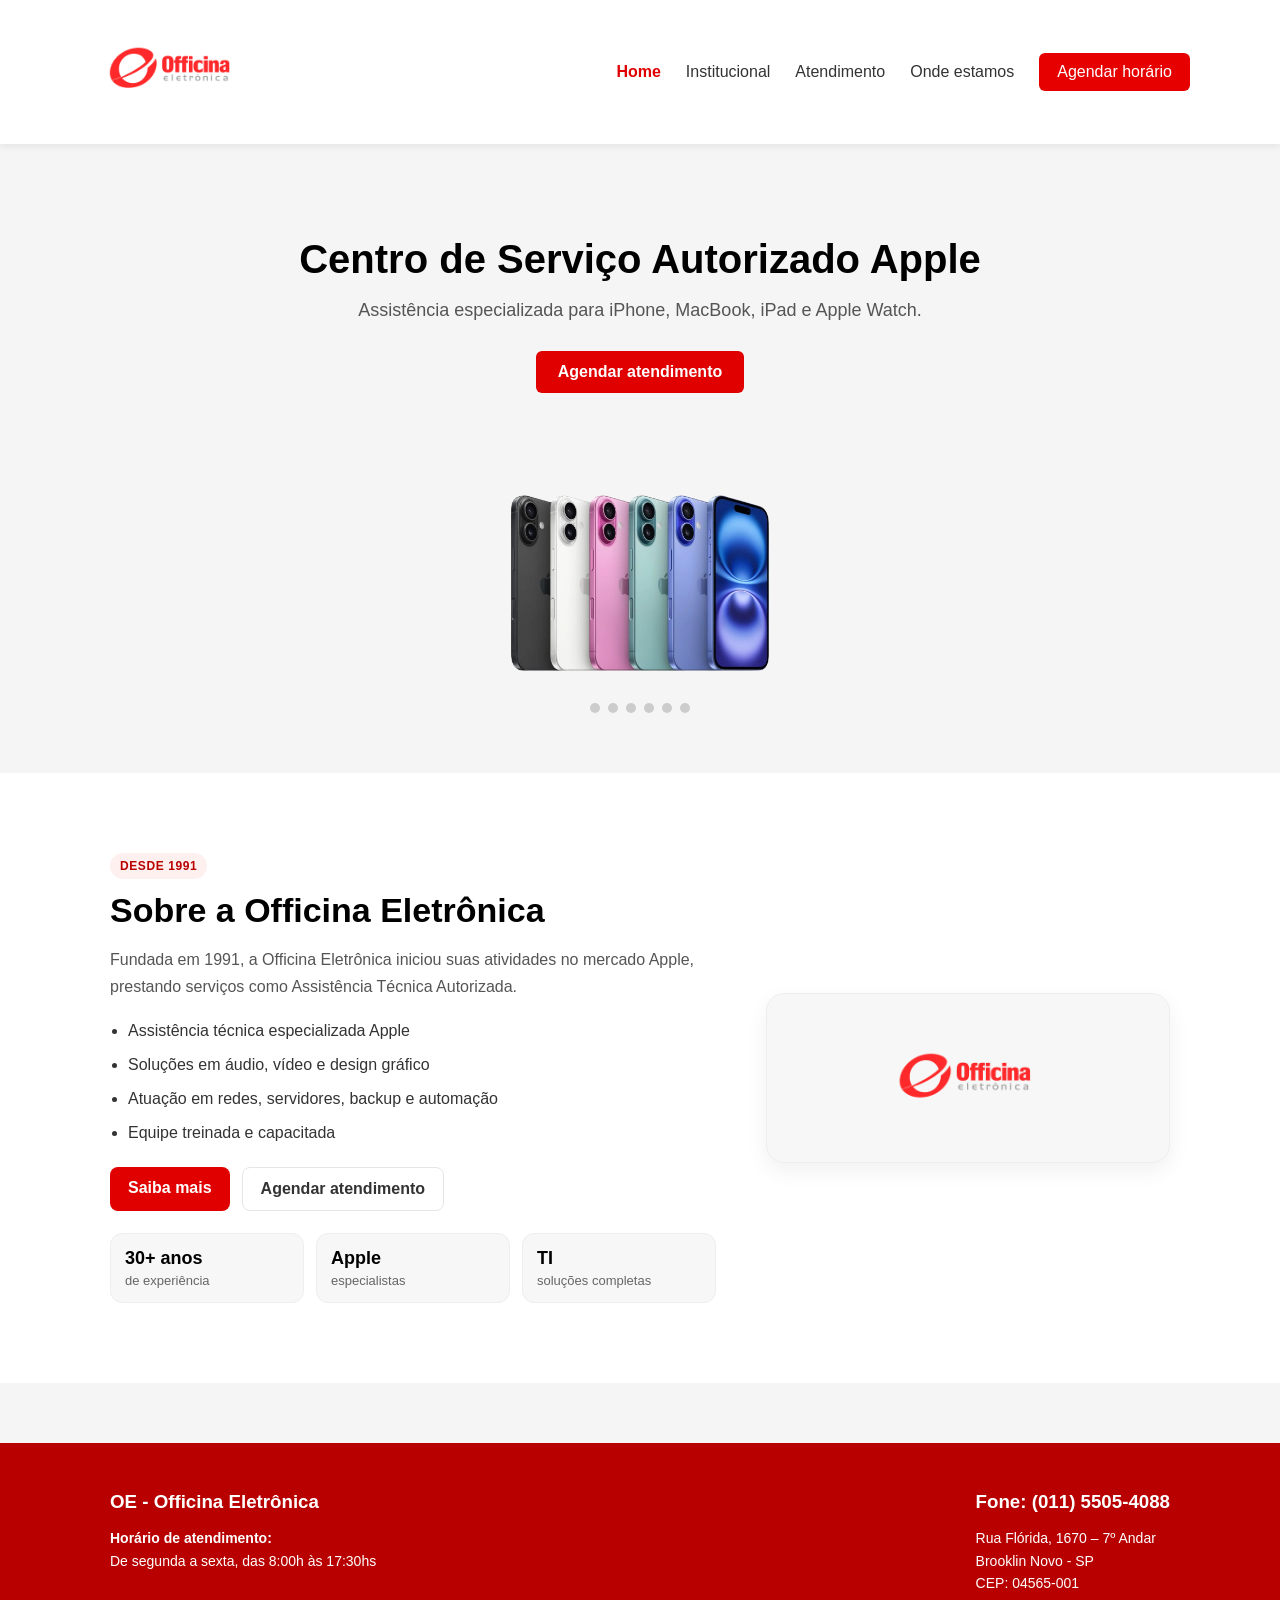
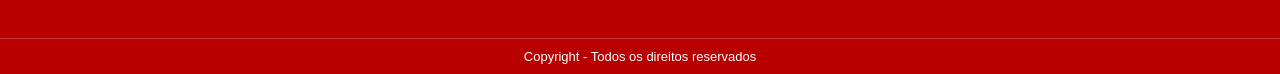
<file: index.html>
<!DOCTYPE html>
<html lang="en">
<head>
    <meta charset="UTF-8">
    <meta name="viewport" content="width=device-width, initial-scale=1.0">
    <title>Oficina Eletronica</title>
    <link rel="stylesheet" href="css/style.css">
    <link href="https://fonts.googleapis.com/css2?family=Poppins:wght@300;400;500;600&display=swap" rel="stylesheet">
    <script src="script/index.js" defer></script>
</head>
<body>

   <header class="header">

    <div class="container header-container">
        <div class="logo">
            <img src="img/logo.png" alt="Officina Eletrônica">
        </div>

        <nav class="nav">

            <a href="index.html" class="ativo">Home</a>
            <a href="institucional.html">Institucional</a>
            <a href="atendimento.html">Atendimento</a>
            <a href="localizacao.html">Onde estamos</a>

            <a href="https://getsupport.apple.com/" target="_blank" class="botao-agendar">Agendar horário</a>

        </nav>
    </div>

</header>

<section class="hero">

<div class="hero-text">

    <h1>Centro de Serviço Autorizado Apple</h1>

    <p>Assistência especializada para iPhone, MacBook, iPad e Apple Watch.</p>

    <a href="#" class="btn-agendar">Agendar atendimento</a>

</div>

<div class="slider">

    <div class="slides">

        <img src="img/Apple-iPhone-16-removebg-preview.png">
        <img src="img/iphone-branco-removebg-preview.png">
        <img src="img/Apple_Watch-removebg-preview.png">
        <img src="img/macbook-neo-color-removebg-preview.png">
        <img src="img/macbook_m1_1-removebg-preview.png">
        <img src="img/tablet-removebg-preview.png">

    </div>

    <div class="slider-nav">
        <span></span>
        <span></span>
        <span></span>
        <span></span>
        <span></span>
        <span></span>
    </div>

</div>

</section>

<section class="sobre">
  <div class="container sobre-grid">

    <div class="sobre-texto">
      <span class="tag">Desde 1991</span>
      <h2>Sobre a Officina Eletrônica</h2>

      <p>
        Fundada em 1991, a Officina Eletrônica iniciou suas atividades no mercado Apple,
        prestando serviços como Assistência Técnica Autorizada.
      </p>

      <ul class="sobre-lista">
        <li>Assistência técnica especializada Apple</li>
        <li>Soluções em áudio, vídeo e design gráfico</li>
        <li>Atuação em redes, servidores, backup e automação</li>
        <li>Equipe treinada e capacitada</li>
      </ul>

      <div class="sobre-acoes">
        <a href="institucional.html" class="btn-primario">Saiba mais</a>
        <a href="#" class="btn-secundario">Agendar atendimento</a>
      </div>

      <div class="sobre-metricas">
        <div class="metrica">
          <strong>30+ anos</strong>
          <span>de experiência</span>
        </div>
        <div class="metrica">
          <strong>Apple</strong>
          <span>especialistas</span>
        </div>
        <div class="metrica">
          <strong>TI</strong>
          <span>soluções completas</span>
        </div>
      </div>
    </div>

    <div class="sobre-card">
      <img src="img/logo.png" alt="Dispositivos Apple">
    </div>

  </div>
</section>

    <footer class="footer">

    <div class="footer-container">

        <div class="footer-left">
            <h3>OE - Officina Eletrônica</h3>

            <p class="horario">
                <strong>Horário de atendimento:</strong><br>
                De segunda a sexta, das 8:00h às 17:30hs
            </p>
        </div>

        <div class="footer-right">

            <h3>Fone: (011) 5505-4088</h3>

            <p>
                Rua Flórida, 1670 – 7º Andar<br>
                Brooklin Novo - SP<br>
                CEP: 04565-001
            </p>

        </div>

    </div>

    <div class="copyright">
        Copyright - Todos os direitos reservados
    </div>

</footer>


</body>
</html>
</file>
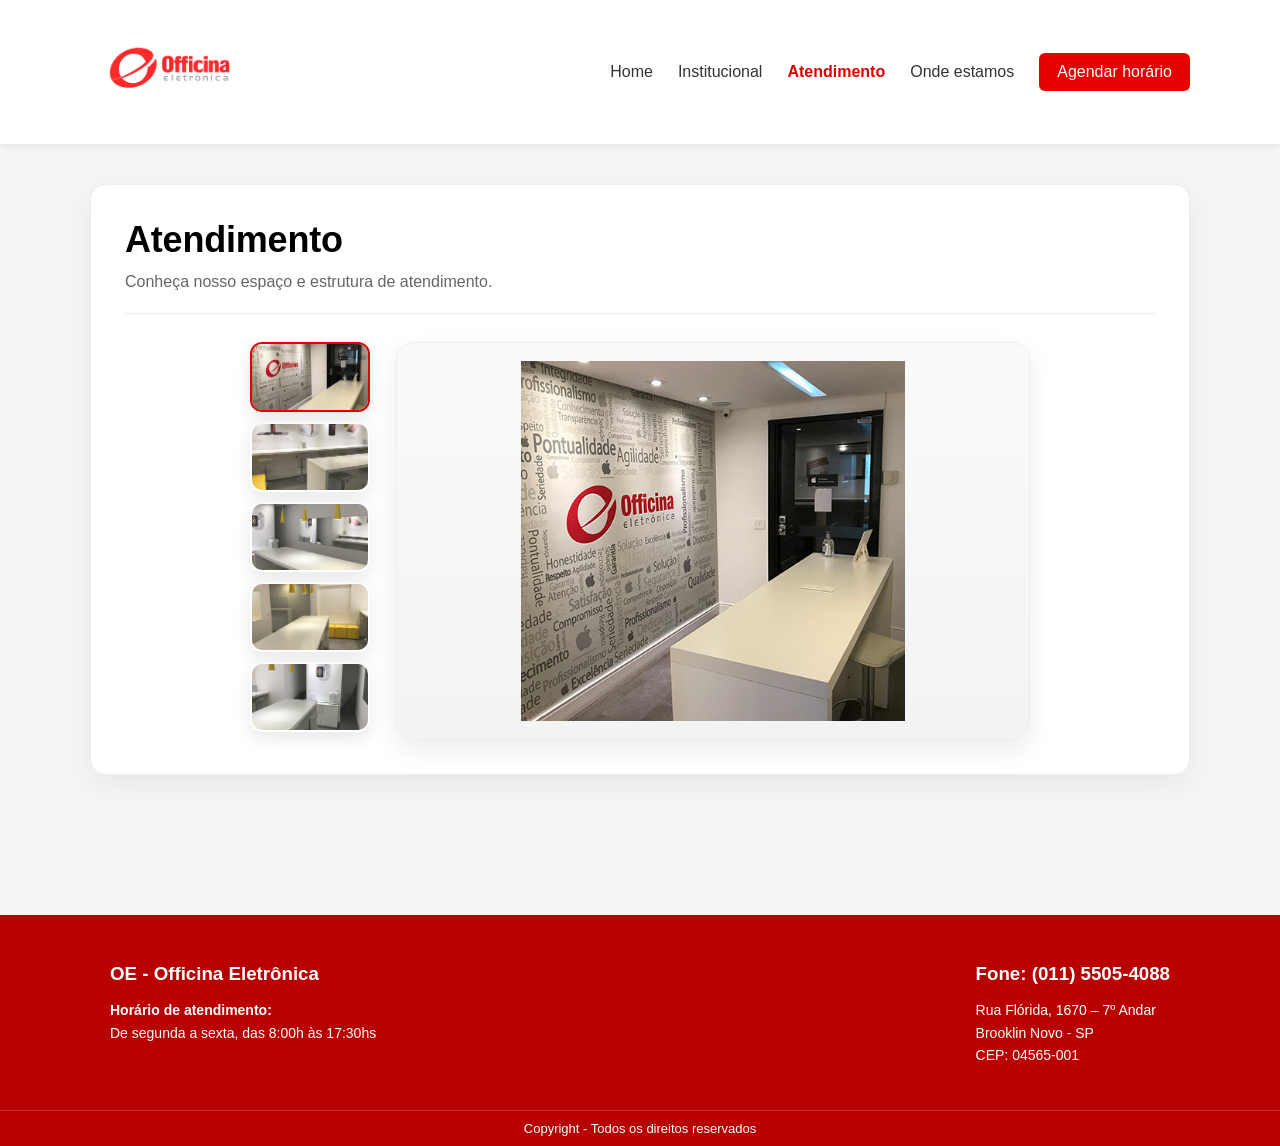
<file: atendimento.html>
<!DOCTYPE html>
<html lang="en">
<head>
    <meta charset="UTF-8">
    <meta name="viewport" content="width=device-width, initial-scale=1.0">
    <title>Atendimento</title>
    <link rel="stylesheet" href="css/style.css">
    <link href="https://fonts.googleapis.com/css2?family=Poppins:wght@300;400;500;600&display=swap" rel="stylesheet">
    <script src="script/atendimento.js" defer></script>
</head>
<body>

<header class="header">

    <div class="container header-container">
        <div class="logo">
            <img src="img/logo.png" alt="Officina Eletrônica">
        </div>

        <nav class="nav">

            <a href="index.html">Home</a>
            <a href="institucional.html">Institucional</a>
            <a href="atendimento.html" class = "ativo">Atendimento</a>
            <a href="localizacao.html">Onde estamos</a>

            <a href="https://getsupport.apple.com/" target="_blank" class="botao-agendar">Agendar horário</a>

        </nav>
    </div>

</header>


<main class="atendimento">

  <section class="atendimento-box">
    <h1>Atendimento</h1>
    <p>Conheça nosso espaço e estrutura de atendimento.</p>

    <div class="galeria">

      <div class="thumbs">
        <img src="img/img-officina.jpg" alt="Loja 1" class="thumb ativo">
        <img src="img/loja2.jpg" alt="Loja 2" class="thumb">
        <img src="img/loja3.jpg" alt="Loja 3" class="thumb">
        <img src="img/loja4.jpg" alt="Loja 4" class="thumb">
        <img src="img/loja5.jpg" alt="Loja 5" class="thumb">
      </div>

      <div class="imagem-principal">
        <img id="imgPrincipal" src="img/img-officina.jpg" alt="Imagem principal">
      </div>

    </div>
  </section>

</main>

<footer class="footer">

    <div class="footer-container">

        <div class="footer-left">
            <h3>OE - Officina Eletrônica</h3>

            <p class="horario">
                <strong>Horário de atendimento:</strong><br>
                De segunda a sexta, das 8:00h às 17:30hs
            </p>
        </div>

        <div class="footer-right">

            <h3>Fone: (011) 5505-4088</h3>

            <p>
                Rua Flórida, 1670 – 7º Andar<br>
                Brooklin Novo - SP<br>
                CEP: 04565-001
            </p>

        </div>

    </div>

    <div class="copyright">
        Copyright - Todos os direitos reservados
    </div>

</footer>

    
</body>
</html>
</file>
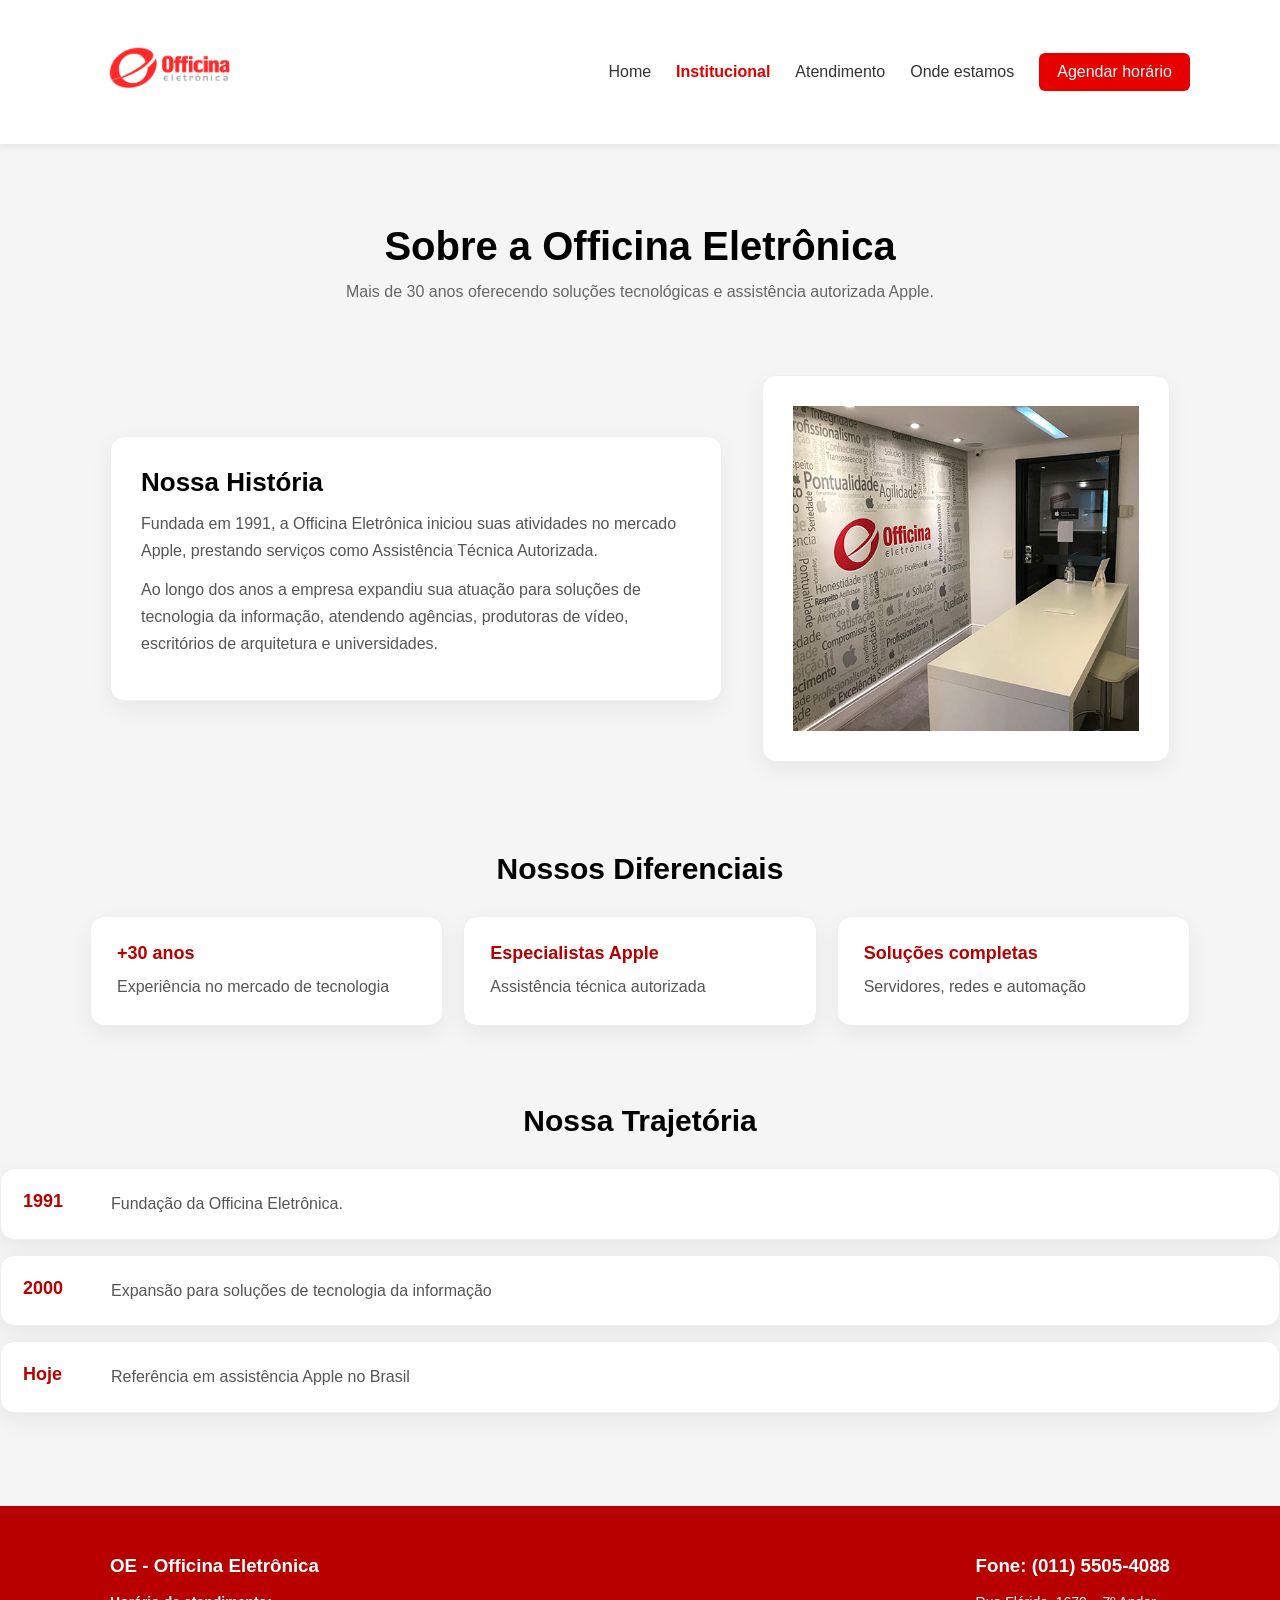
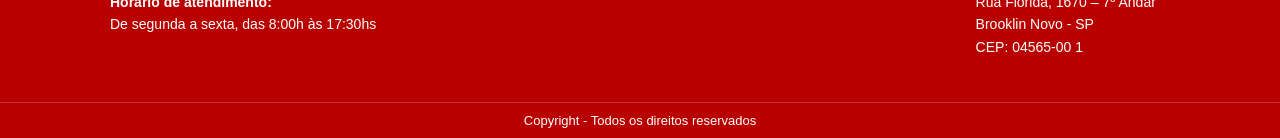
<file: institucional.html>
<!DOCTYPE html>
<html lang="en">
<head>
    <meta charset="UTF-8">
    <meta name="viewport" content="width=device-width, initial-scale=1.0">
    <title>Institucional</title>
    <link rel="stylesheet" href="css/style.css">
    <link href="https://fonts.googleapis.com/css2?family=Poppins:wght@300;400;500;600&display=swap" rel="stylesheet">
</head>
<body>
      <header class="header">

    <div class="container header-container">
        <div class="logo">
            <img src="img/logo.png" alt="Officina Eletrônica">
        </div>

        <nav class="nav">

            <a href="index.html">Home</a>
            <a href="institucional.html" class="ativo">Institucional</a>
            <a href="atendimento.html">Atendimento</a>
            <a href="localizacao.html">Onde estamos</a>

            <a href="https://getsupport.apple.com/" target="_blank" class="botao-agendar">Agendar horário</a>

        </nav>
    </div>

</header>


    <section class="titulo-pagina">

    <h1>Sobre a Officina Eletrônica</h1>
    <p>Mais de 30 anos oferecendo soluções tecnológicas e assistência autorizada Apple.</p>
    
    </section>

    <section class="historia">
        <div class="historia-texto">
            <h2>Nossa História</h2>

            <p>
            Fundada em 1991, a Officina Eletrônica iniciou suas atividades no mercado Apple, prestando serviços como Assistência Técnica Autorizada. 
            </p>

            <p>
            Ao longo dos anos a empresa expandiu sua atuação para soluções de tecnologia da
            informação, atendendo agências, produtoras de vídeo, escritórios de arquitetura e universidades.
            </p>
        </div>

        <div class="historia-img">
            <img src="img/img-officina.jpg" alt="">
        </div>
    </section>

    <section class="diferenciais">

        <h2>Nossos Diferenciais</h2>

        <div class="cards">
            <div class="card">
                <h3>+30 anos</h3>
                <p>Experiência no mercado de tecnologia</p>
            </div>

        <div class="card">
            <h3>Especialistas Apple</h3>
            <p>Assistência técnica autorizada</p>
        </div>    

        <div class="card">
            <h3>Soluções completas</h3>
            <p>Servidores, redes e automação</p>
        </div>

        </div>

    </section>


    <sectio class="timeline">
        <h2>Nossa Trajetória</h2>

        <div class="timeline-item">
            <h3>1991</h3>
            <p>Fundação da Officina Eletrônica.</p>
        </div>

        <div class="timeline-item">
            <h3>2000</h3>
            <p>Expansão para soluções de tecnologia da informação</p>
        </div>

        <div class="timeline-item">
            <h3>Hoje</h3>
            <p>Referência em assistência Apple no Brasil</p>
        </div>

    </sectio>

    
    <footer class="footer">

    <div class="footer-container">

        <div class="footer-left">
            <h3>OE - Officina Eletrônica</h3>

            <p class="horario">
                <strong>Horário de atendimento:</strong><br>
                De segunda a sexta, das 8:00h às 17:30hs
            </p>
        </div>

        <div class="footer-right">

            <h3>Fone: (011) 5505-4088</h3>

            <p>
                Rua Flórida, 1670 – 7º Andar<br>
                Brooklin Novo - SP<br>
                CEP: 04565-00   1
            </p>

        </div>

    </div>

    <div class="copyright">
        Copyright - Todos os direitos reservados
    </div>

</footer>
    

</body>
</html>
</file>
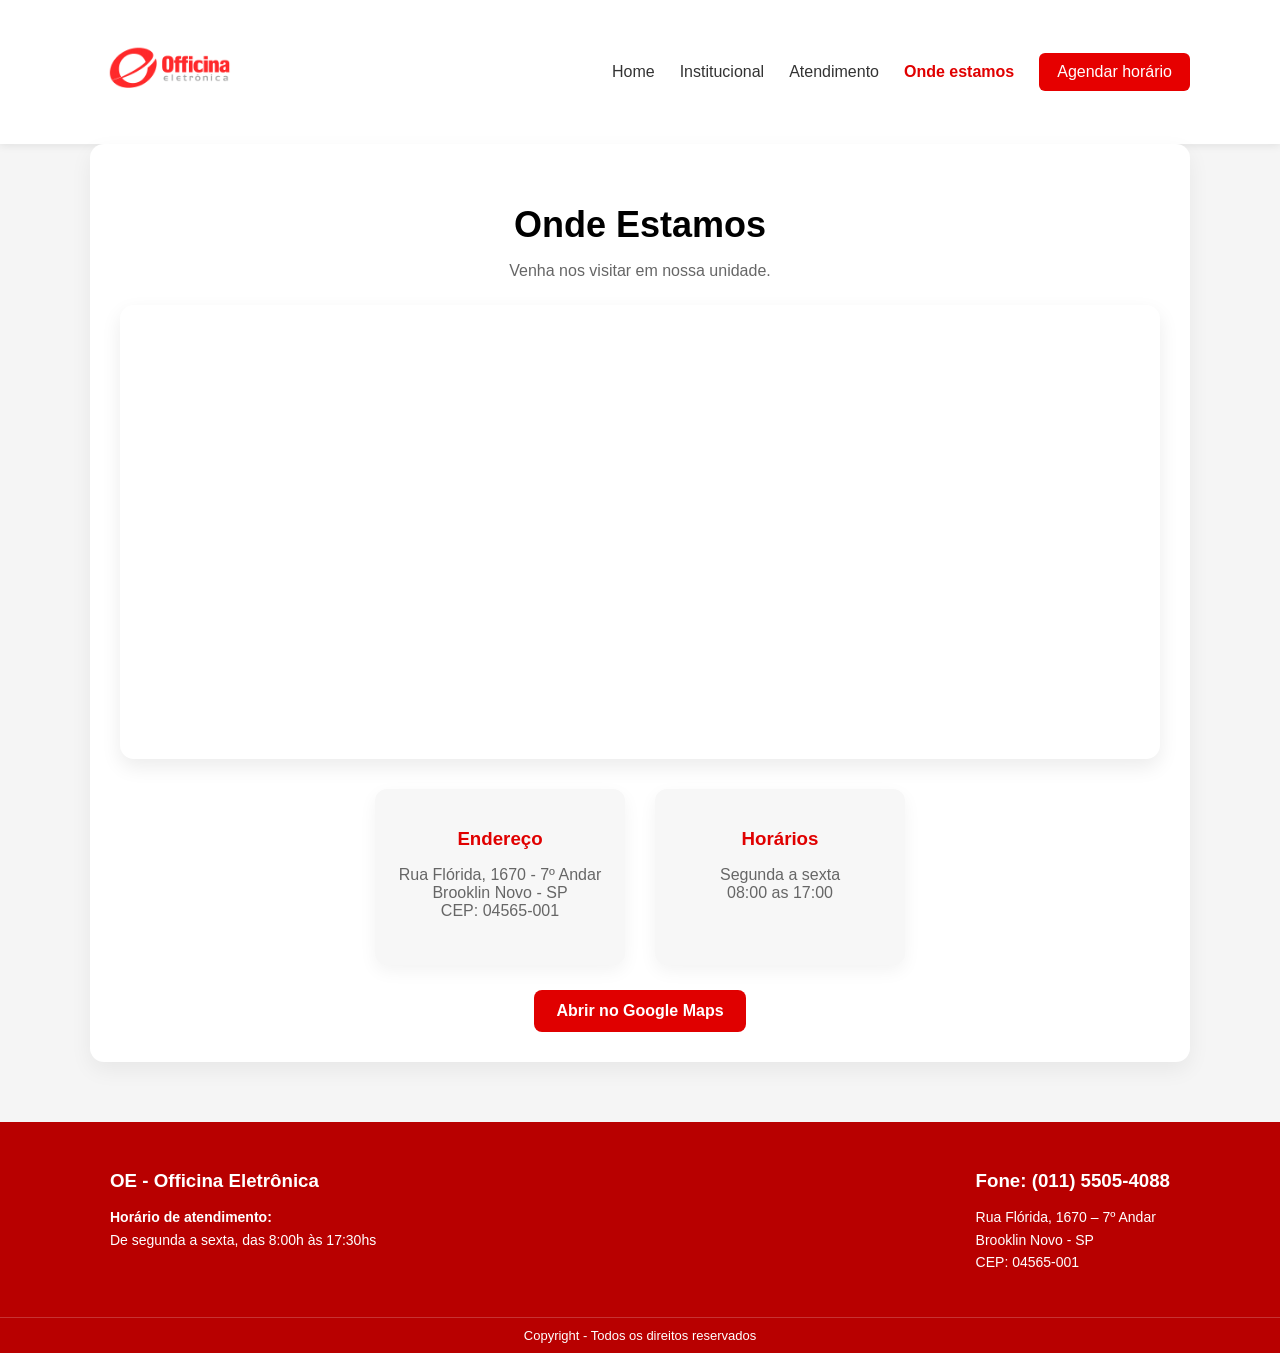
<file: localizacao.html>
<!DOCTYPE html>
<html lang="en">
<head>
    <meta charset="UTF-8">
    <meta name="viewport" content="width=device-width, initial-scale=1.0">
    <title>Onde estamos</title>
    <link rel="stylesheet" href="css/style.css">
</head>
<body>

    <header class="header">

    <div class="container header-container">
        <div class="logo">
            <img src="img/logo.png" alt="Officina Eletrônica">
        </div>

        <nav class="nav">

            <a href="index.html">Home</a>
            <a href="institucional.html">Institucional</a>
            <a href="atendimento.html">Atendimento</a>
            <a href="localização.html" class="ativo">Onde estamos</a>
            <a href="https://getsupport.apple.com/" target="_blank" class="botao-agendar">Agendar horário</a>

        </nav>
    </div>

</header>



<main class = "localização">

    <section class="local-box">

        <h1>Onde Estamos</h1>
        <p>Venha nos visitar em nossa unidade.</p>

        <div class="mapa">
            <iframe src="https://www.google.com/maps?q=Rua%20Fl%C3%B3rida%201670%20Brooklin%20Novo%20SP&output=embed"
                width="600"
                height="450"
                style="border:0;"
                allowfullscreen=""
                loading="lazy">
            </iframe>
        </div>

        <div class="info-local">

            <div class="card-local">
                <h3>Endereço</h3>
                <p>
                    Rua Flórida, 1670 - 7º Andar<br>
                    Brooklin Novo - SP<br>
                    CEP: 04565-001
                </p>

            </div>

            <div class="card-local">
                <h3>Horários</h3>
                <p>
                    Segunda a sexta <br>
                    08:00 as 17:00
                </p>
            </div>

        </div>

        <a href="https://maps.google.com/?q=Rua+Florida+1670+Brooklin+SP" target="_blank" class="btn-mapa" >
            Abrir no Google Maps
        </a>

    </section>
</main>

<footer class="footer">

    <div class="footer-container">

        <div class="footer-left">
            <h3>OE - Officina Eletrônica</h3>

            <p class="horario">
                <strong>Horário de atendimento:</strong><br>
                De segunda a sexta, das 8:00h às 17:30hs
            </p>
        </div>

        <div class="footer-right">

            <h3>Fone: (011) 5505-4088</h3>

            <p>
                Rua Flórida, 1670 – 7º Andar<br>
                Brooklin Novo - SP<br>
                CEP: 04565-001
            </p>

        </div>

    </div>

    <div class="copyright">
        Copyright - Todos os direitos reservados
    </div>

</footer>
    
</body>
</html>
</file>
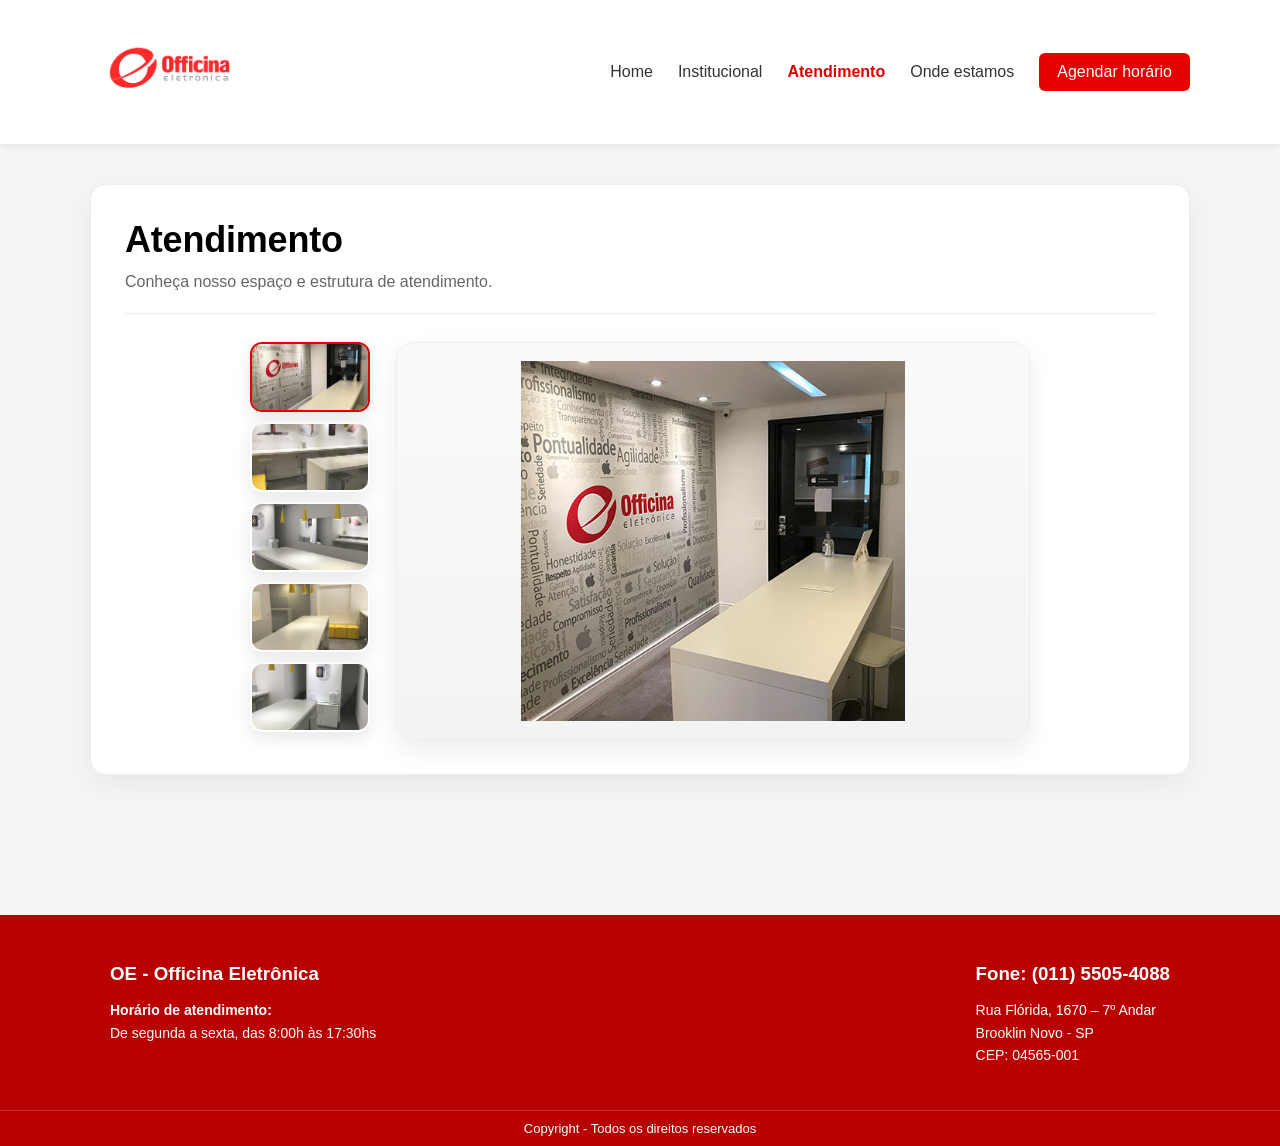
<file: html/atendimento.html>
<!DOCTYPE html>
<html lang="en">
<head>
    <meta charset="UTF-8">
    <meta name="viewport" content="width=device-width, initial-scale=1.0">
    <title>Atendimento</title>
    <link rel="stylesheet" href="/css/style.css">
    <link href="https://fonts.googleapis.com/css2?family=Poppins:wght@300;400;500;600&display=swap" rel="stylesheet">
    <script src="/script/atendimento.js" defer></script>
</head>
<body>

<header class="header">

    <div class="container header-container">
        <div class="logo">
            <img src="/img/logo.png" alt="Officina Eletrônica">
        </div>

        <nav class="nav">

            <a href="index.html">Home</a>
            <a href="institucional.html">Institucional</a>
            <a href="atendimento.html" class = "ativo">Atendimento</a>
            <a href="localização.html">Onde estamos</a>

            <a href="https://getsupport.apple.com/" target="_blank" class="botao-agendar">Agendar horário</a>

        </nav>
    </div>

</header>


<main class="atendimento">

  <section class="atendimento-box">
    <h1>Atendimento</h1>
    <p>Conheça nosso espaço e estrutura de atendimento.</p>

    <div class="galeria">

      <div class="thumbs">
        <img src="/img/img-officina.jpg" alt="Loja 1" class="thumb ativo">
        <img src="/img/loja2.jpg" alt="Loja 2" class="thumb">
        <img src="/img/loja3.jpg" alt="Loja 3" class="thumb">
        <img src="/img/loja4.jpg" alt="Loja 4" class="thumb">
        <img src="/img/loja5.jpg" alt="Loja 5" class="thumb">
      </div>

      <div class="imagem-principal">
        <img id="imgPrincipal" src="/img/img-officina.jpg" alt="Imagem principal">
      </div>

    </div>
  </section>

</main>

<footer class="footer">

    <div class="footer-container">

        <div class="footer-left">
            <h3>OE - Officina Eletrônica</h3>

            <p class="horario">
                <strong>Horário de atendimento:</strong><br>
                De segunda a sexta, das 8:00h às 17:30hs
            </p>
        </div>

        <div class="footer-right">

            <h3>Fone: (011) 5505-4088</h3>

            <p>
                Rua Flórida, 1670 – 7º Andar<br>
                Brooklin Novo - SP<br>
                CEP: 04565-001
            </p>

        </div>

    </div>

    <div class="copyright">
        Copyright - Todos os direitos reservados
    </div>

</footer>

    
</body>
</html>
</file>
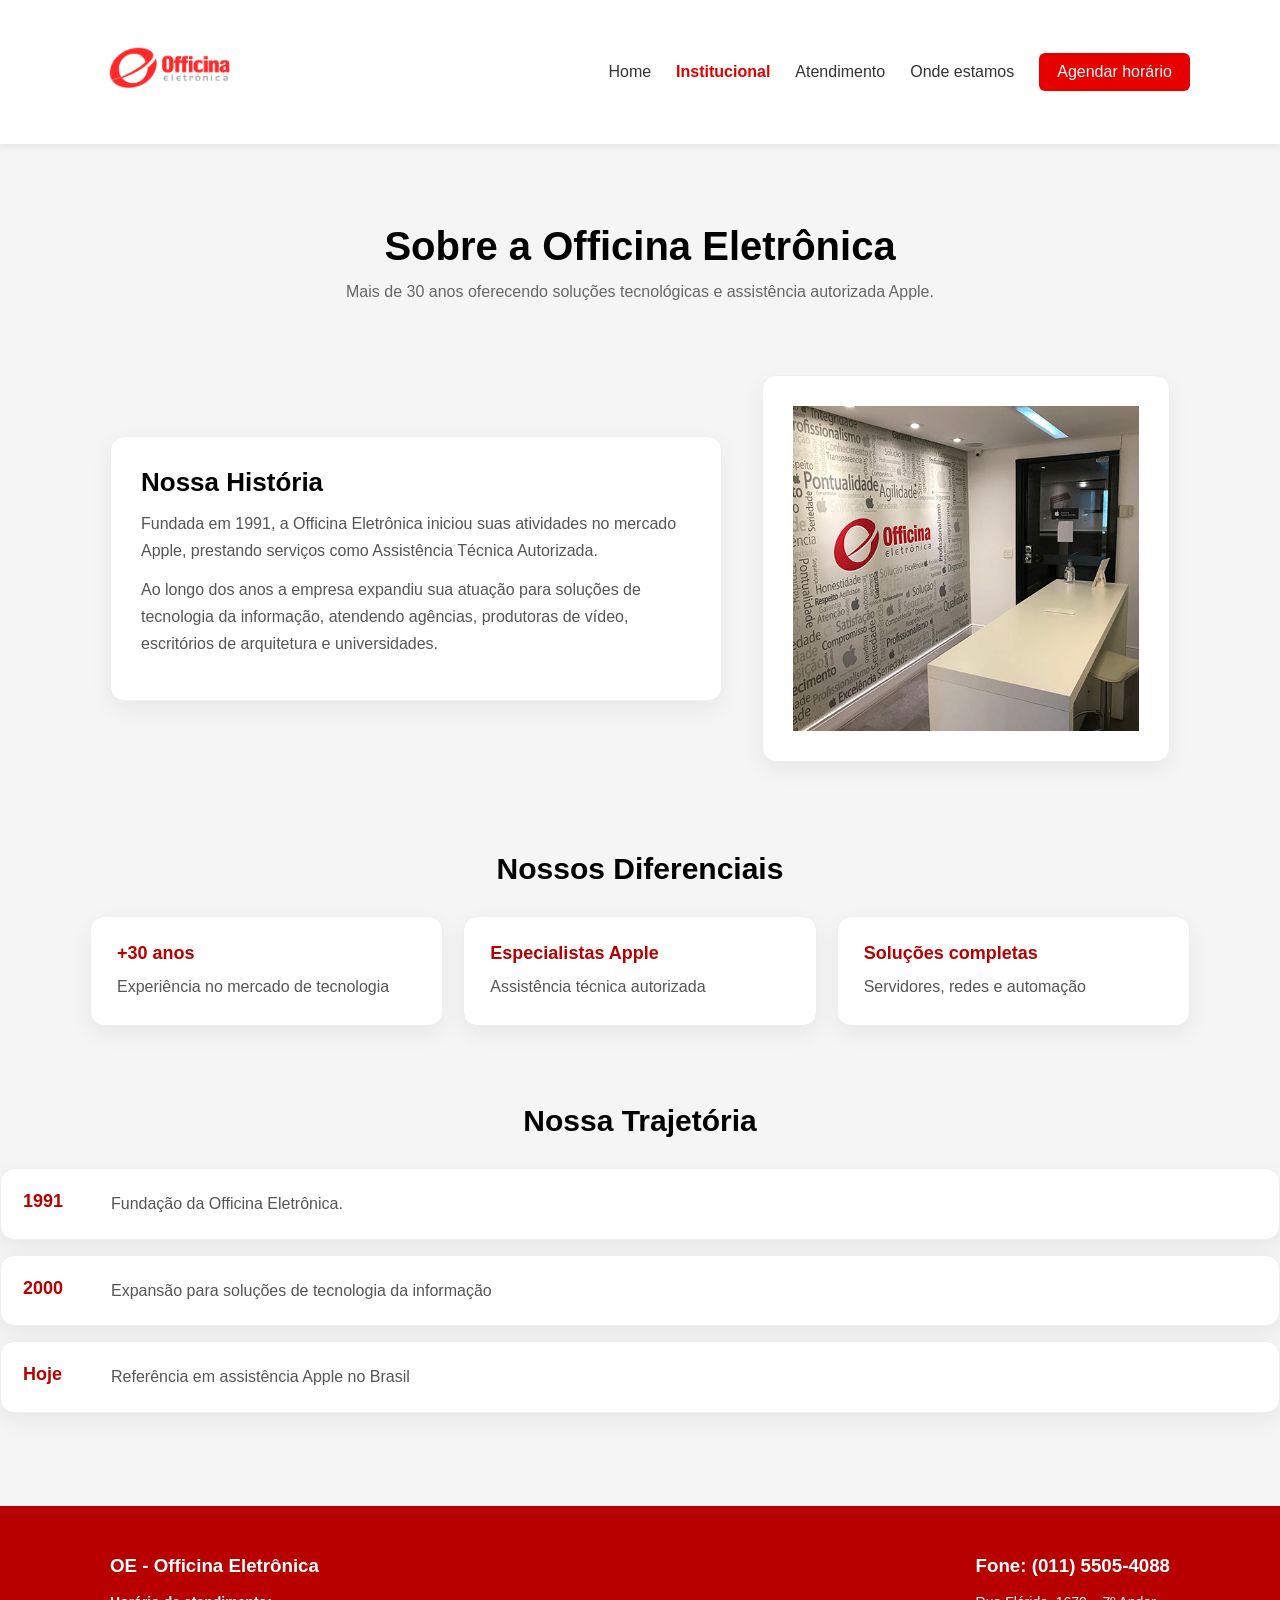
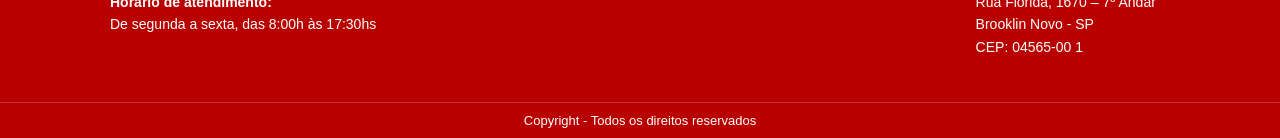
<file: html/institucional.html>
<!DOCTYPE html>
<html lang="en">
<head>
    <meta charset="UTF-8">
    <meta name="viewport" content="width=device-width, initial-scale=1.0">
    <title>Institucional</title>
    <link rel="stylesheet" href="/css/style.css">
    <link href="https://fonts.googleapis.com/css2?family=Poppins:wght@300;400;500;600&display=swap" rel="stylesheet">
</head>
<body>
      <header class="header">

    <div class="container header-container">
        <div class="logo">
            <img src="/img/logo.png" alt="Officina Eletrônica">
        </div>

        <nav class="nav">

            <a href="index.html">Home</a>
            <a href="institucional.html" class="ativo">Institucional</a>
            <a href="atendimento.html">Atendimento</a>
            <a href="localização.html">Onde estamos</a>

            <a href="https://getsupport.apple.com/" target="_blank" class="botao-agendar">Agendar horário</a>

        </nav>
    </div>

</header>


    <section class="titulo-pagina">

    <h1>Sobre a Officina Eletrônica</h1>
    <p>Mais de 30 anos oferecendo soluções tecnológicas e assistência autorizada Apple.</p>
    
    </section>

    <section class="historia">
        <div class="historia-texto">
            <h2>Nossa História</h2>

            <p>
            Fundada em 1991, a Officina Eletrônica iniciou suas atividades no mercado Apple, prestando serviços como Assistência Técnica Autorizada. 
            </p>

            <p>
            Ao longo dos anos a empresa expandiu sua atuação para soluções de tecnologia da
            informação, atendendo agências, produtoras de vídeo, escritórios de arquitetura e universidades.
            </p>
        </div>

        <div class="historia-img">
            <img src="/img/img-officina.jpg" alt="">
        </div>
    </section>

    <section class="diferenciais">

        <h2>Nossos Diferenciais</h2>

        <div class="cards">
            <div class="card">
                <h3>+30 anos</h3>
                <p>Experiência no mercado de tecnologia</p>
            </div>

        <div class="card">
            <h3>Especialistas Apple</h3>
            <p>Assistência técnica autorizada</p>
        </div>    

        <div class="card">
            <h3>Soluções completas</h3>
            <p>Servidores, redes e automação</p>
        </div>

        </div>

    </section>


    <sectio class="timeline">
        <h2>Nossa Trajetória</h2>

        <div class="timeline-item">
            <h3>1991</h3>
            <p>Fundação da Officina Eletrônica.</p>
        </div>

        <div class="timeline-item">
            <h3>2000</h3>
            <p>Expansão para soluções de tecnologia da informação</p>
        </div>

        <div class="timeline-item">
            <h3>Hoje</h3>
            <p>Referência em assistência Apple no Brasil</p>
        </div>

    </sectio>

    
    <footer class="footer">

    <div class="footer-container">

        <div class="footer-left">
            <h3>OE - Officina Eletrônica</h3>

            <p class="horario">
                <strong>Horário de atendimento:</strong><br>
                De segunda a sexta, das 8:00h às 17:30hs
            </p>
        </div>

        <div class="footer-right">

            <h3>Fone: (011) 5505-4088</h3>

            <p>
                Rua Flórida, 1670 – 7º Andar<br>
                Brooklin Novo - SP<br>
                CEP: 04565-00   1
            </p>

        </div>

    </div>

    <div class="copyright">
        Copyright - Todos os direitos reservados
    </div>

</footer>
    

</body>
</html>
</file>
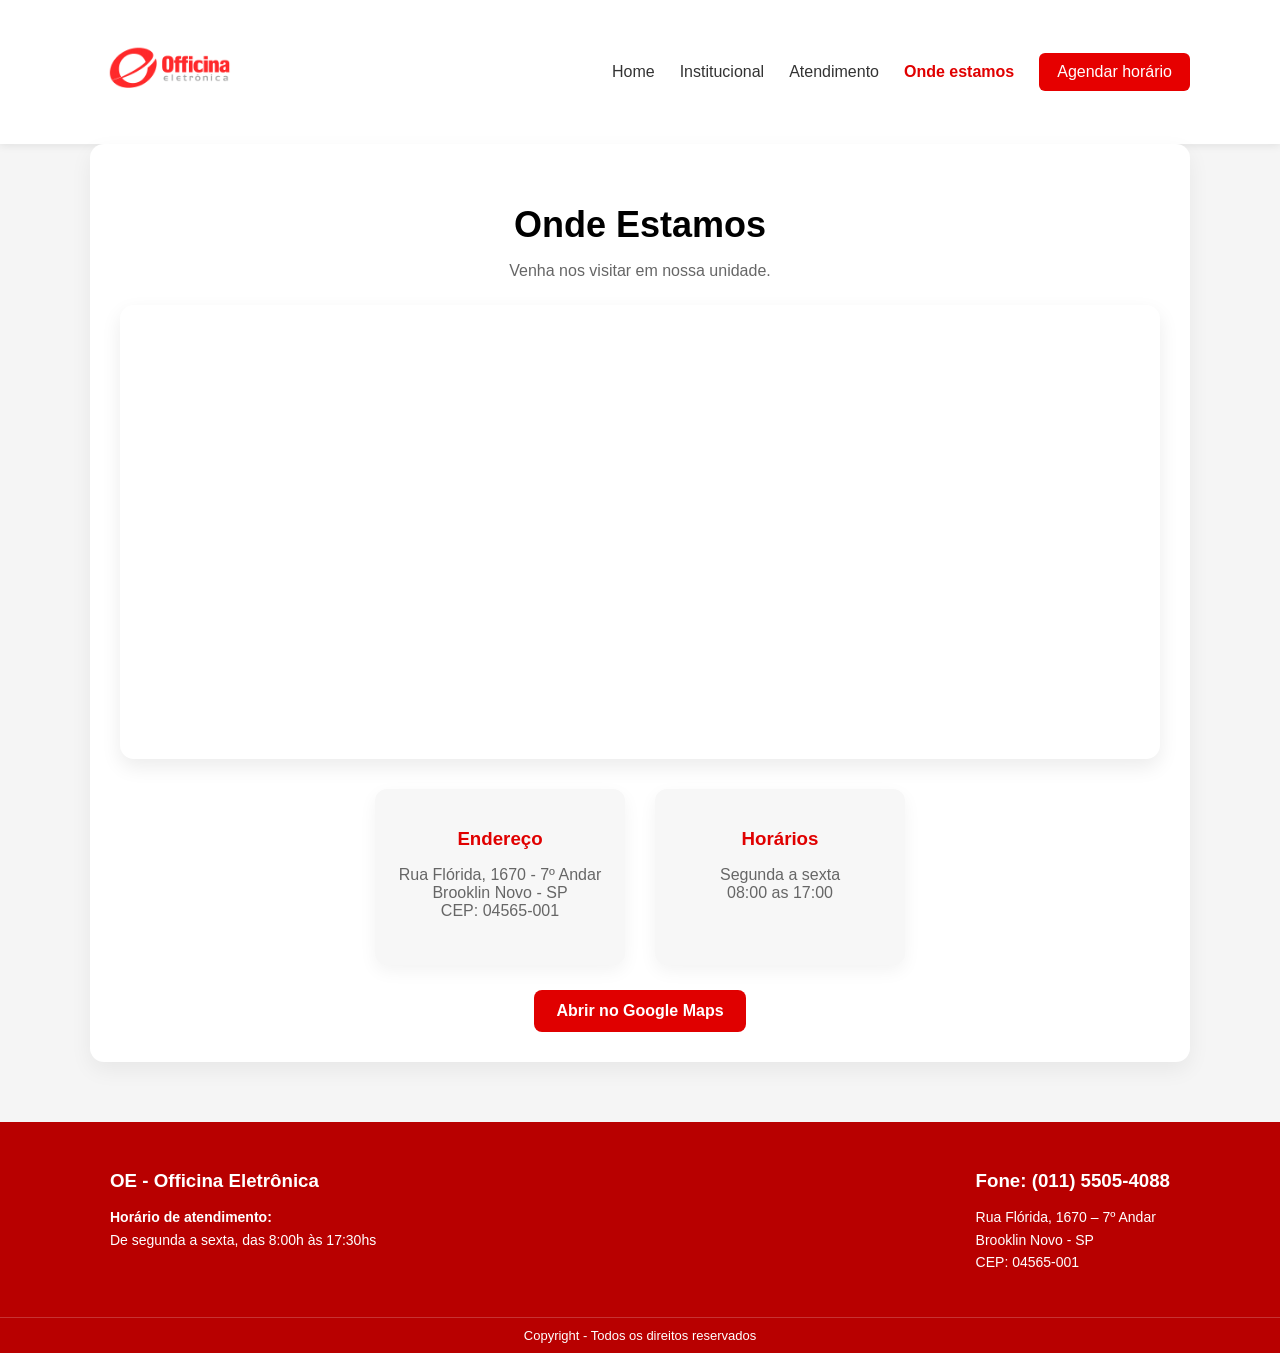
<file: html/localização.html>
<!DOCTYPE html>
<html lang="en">
<head>
    <meta charset="UTF-8">
    <meta name="viewport" content="width=device-width, initial-scale=1.0">
    <title>Onde estamos</title>
    <link rel="stylesheet" href="/css/style.css">
</head>
<body>

    <header class="header">

    <div class="container header-container">
        <div class="logo">
            <img src="/img/logo.png" alt="Officina Eletrônica">
        </div>

        <nav class="nav">

            <a href="index.html">Home</a>
            <a href="institucional.html">Institucional</a>
            <a href="atendimento.html">Atendimento</a>
            <a href="localização.html" class="ativo">Onde estamos</a>
            <a href="https://getsupport.apple.com/" target="_blank" class="botao-agendar">Agendar horário</a>

        </nav>
    </div>

</header>



<main class = "localização">

    <section class="local-box">

        <h1>Onde Estamos</h1>
        <p>Venha nos visitar em nossa unidade.</p>

        <div class="mapa">
            <iframe src="https://www.google.com/maps?q=Rua%20Fl%C3%B3rida%201670%20Brooklin%20Novo%20SP&output=embed"
                width="600"
                height="450"
                style="border:0;"
                allowfullscreen=""
                loading="lazy">
            </iframe>
        </div>

        <div class="info-local">

            <div class="card-local">
                <h3>Endereço</h3>
                <p>
                    Rua Flórida, 1670 - 7º Andar<br>
                    Brooklin Novo - SP<br>
                    CEP: 04565-001
                </p>

            </div>

            <div class="card-local">
                <h3>Horários</h3>
                <p>
                    Segunda a sexta <br>
                    08:00 as 17:00
                </p>
            </div>

        </div>

        <a href="https://maps.google.com/?q=Rua+Florida+1670+Brooklin+SP" target="_blank" class="btn-mapa" >
            Abrir no Google Maps
        </a>

    </section>
</main>

<footer class="footer">

    <div class="footer-container">

        <div class="footer-left">
            <h3>OE - Officina Eletrônica</h3>

            <p class="horario">
                <strong>Horário de atendimento:</strong><br>
                De segunda a sexta, das 8:00h às 17:30hs
            </p>
        </div>

        <div class="footer-right">

            <h3>Fone: (011) 5505-4088</h3>

            <p>
                Rua Flórida, 1670 – 7º Andar<br>
                Brooklin Novo - SP<br>
                CEP: 04565-001
            </p>

        </div>

    </div>

    <div class="copyright">
        Copyright - Todos os direitos reservados
    </div>

</footer>
    
</body>
</html>
</file>
<file: css/style.css>
*{
  box-sizing: border-box;
}
*{ box-sizing: border-box; }
img{ max-width:100%; height:auto; }

img{
  max-width: 100%;
  height: auto;
}


body{
margin:0;
font-family: Arial, Helvetica, sans-serif;
background:#f5f5f5;
}

.header{
background:white;
box-shadow:0px 2px 8px rgba(0,0,0,0.08);
}


.container{
max-width:1100px;
margin:auto;
padding:0 20px;
}

.header-container{
  display:flex;
  align-items:center;
  justify-content:space-between;
  padding:15px 0;
}

.logo img{
height:110px;
}

.nav{
display:flex;
align-items:center;
gap:25px;
}

.nav a{
text-decoration:none;
color:#333;
font-weight:500;
}

.nav a:hover{
color:#e60000;
}

.botao-agendar{
background:#e60000;
color:white !important;
padding:10px 18px;
border-radius:6px;
font-weight:bold;
}

.botao-agendar:hover{
background:#c40000;
}

/* HERO SECTION */

.hero{
max-width:1200px;
margin:auto;
display:flex;
flex-direction: column;
align-items:center;
justify-content:center;
padding:60px 20px;
gap:40px;
text-align: center;
}


/* TEXTO */

.hero-text h1{
font-size:40px;
margin-bottom:15px;
}

.hero-text p{
font-size:18px;
color:#555;
margin-bottom:15px;
}


/* BOTÃO */

.btn-agendar{
background:#e00000;
color:white;
padding:12px 22px;
text-decoration:none;
border-radius:6px;
font-weight:bold;
transition:0.3s;
margin-top: 15px;
display: inline-block;
}

.btn-agendar:hover{
background:#b80000;
}


/* SLIDER */

.slider{
width:100%;
max-width:600px;
margin-top:40px;
overflow:hidden;
position:relative;
}
.slides{
display:flex;
width: 100%;
transition:transform 0.8s ease-in-out;
}

.slides img{
  flex: 0 0 100%;      
  width:100%;
  height:220px;
  object-fit:contain;
  display:block;
}


/* BOLINHAS */

.slider-nav{
display:flex;
justify-content:center;
gap:8px;
margin-top:10px;
}

.slider-nav span{
width:10px;
height:10px;
background:#ccc;
border-radius:50%;
display:block;
}

.slider-nav span.active{
background:#e60000;
}


/* SEÇÃO SOBRE (INSTITUCIONAL NA HOME) */
.sobre{
  background:#ffffff;
  padding:80px 0;
}

.sobre-grid{
  max-width:1100px;
  margin:auto;
  padding:0 20px;
  display:grid;
  grid-template-columns: 1.2fr 0.8fr;
  gap:50px;
  align-items:center;
}

.tag{
  display:inline-block;
  font-size:12px;
  font-weight:600;
  letter-spacing:0.6px;
  text-transform:uppercase;
  color:#b80000;
  background:#fff0f0;
  padding:6px 10px;
  border-radius:999px;
  margin-bottom:12px;
}

.sobre-texto h2{
  font-size:34px;
  margin:0 0 16px 0;
}

.sobre-texto p{
  color:#555;
  line-height:1.7;
  margin:0 0 16px 0;
}

.sobre-lista{
  margin:18px 0 22px 0;
  padding-left:18px;
  color:#333;
}

.sobre-lista li{
  margin:10px 0;
  line-height:1.5;
}

.sobre-acoes{
  display:flex;
  gap:12px;
  flex-wrap:wrap;
  margin:10px 0 22px 0;
}

.btn-primario{
  background:#e00000;
  color:#fff;
  text-decoration:none;
  padding:12px 18px;
  border-radius:8px;
  font-weight:600;
  transition:0.25s;
}
.btn-primario:hover{ background:#b80000; }

.btn-secundario{
  background:#ffffff;
  color:#333;
  text-decoration:none;
  padding:12px 18px;
  border-radius:8px;
  font-weight:600;
  border:1px solid #e6e6e6;
  transition:0.25s;
}
.btn-secundario:hover{ border-color:#cfcfcf; }

.sobre-metricas{
  display:grid;
  grid-template-columns: repeat(3, 1fr);
  gap:12px;
  margin-top:10px;
}

.metrica{
  background:#f7f7f7;
  border:1px solid #eee;
  border-radius:12px;
  padding:14px;
}

.metrica strong{
  display:block;
  font-size:18px;
}

.metrica span{
  display:block;
  font-size:13px;
  color:#666;
  margin-top:4px;
}

/* “Card” da imagem (para não ficar flutuando estranho) */
.sobre-card{
  background:#f7f7f7;
  border:1px solid #eee;
  border-radius:18px;
  padding:24px;
  box-shadow:0px 8px 22px rgba(0,0,0,0.06);
  display:flex;
  justify-content:center;
  align-items:center;
}

.sobre-card img{
  max-width: 180px;
  width: 100%;
}

/* RESPONSIVO */
@media (max-width: 700px){
  .sobre{
    padding:50px 0;
  }

  .sobre-texto h2{
    font-size:28px;
  }

  .sobre-metricas{
    grid-template-columns:1fr;
  }

  .sobre-grid{
    grid-template-columns: 1fr;
    gap: 24px;
  }

  .sobre-card{
    max-width: 320px;
    margin: 0 auto;
  }
}

/* FOOTER */

.footer{
background:#b80000;
color:white;
margin-top:60px;
width: 100%;
}

.footer-container{
max-width:1100px;
margin:auto;
display:flex;
justify-content:space-between;
padding:30px 20px;
gap:40px;
}

.footer-left h3,
.footer-right h3{
margin-bottom:10px;
}

.footer p{
line-height:1.6;
font-size:14px;
}

.copyright{
text-align:center;
padding:10px;
font-size:13px;
border-top:1px solid rgba(255,255,255,0.2);
}

@media (max-width: 900px){
  .nav{
    gap:12px;
    flex-wrap:wrap;
    justify-content:flex-end;
  }

  .logo img{
    height:70px;
  }
}

/* =========================
   INSTITUCIONAL
========================= */

/* título da página */
.titulo-pagina{
  max-width:1100px;
  margin:40px auto 0;
  padding:40px 20px;
  
  text-align:center;
}



.titulo-pagina h1{
  margin:0 0 10px 0;
  font-size:40px;

}

.titulo-pagina p{
  margin:0;
  font-size:16px;
  color:#666;
  line-height:1.6;
}

/* seção história */
.historia{
  max-width:1100px;
  margin:30px auto;
  padding:0 20px;

  display:grid;
  grid-template-columns: 1.2fr 0.8fr;
  gap:40px;
  align-items:center;
}

.historia-texto{
  background:#fff;
  border:1px solid #eee;
  border-radius:14px;
  padding:30px;
  box-shadow:0 8px 22px rgba(0,0,0,0.06);
}

.historia-texto h2{
  margin:0 0 12px 0;
  font-size:26px;
}

.historia-texto p{
  margin:0 0 12px 0;
  color:#555;
  line-height:1.7;
}

.historia-img{
  background:#fff;
  border:1px solid #eee;
  border-radius:14px;
  padding:30px;
  box-shadow:0 8px 22px rgba(0,0,0,0.06);
  display:flex;
  justify-content:center;
  align-items:center;
}

.historia-img img{
  width:100%;
  max-width:360px;
  height:auto;
  object-fit:contain;
}

/* diferenciais */
.diferenciais{
  padding:60px 20px;
  background:#f5f5f5;
  margin-top:30px;
}

.diferenciais h2{
  text-align:center;
  margin:0 0 30px 0;
  font-size:30px;
}

.diferenciais .cards{
  max-width:1100px;
  margin:auto;
  display:grid;
  grid-template-columns:repeat(auto-fit, minmax(220px, 1fr));
  gap:20px;
}

.diferenciais .card{
  background:#fff;
  border:1px solid #eee;
  border-radius:14px;
  padding:26px;
  box-shadow:0 8px 22px rgba(0,0,0,0.06);
  transition:0.25s;
}

.diferenciais .card:hover{
  transform:translateY(-4px);
}

.diferenciais .card h3{
  margin:0 0 10px 0;
  color:#b80000;
  font-size:18px;
}

.diferenciais .card p{
  margin:0;
  color:#555;
  line-height:1.6;
}

/* timeline */
.timeline{
  max-width:1100px;
  margin:40px auto 80px;
  padding:0 20px;
}

.timeline h2{
  text-align:center;
  font-size:30px;
  margin:0 0 30px 0;
}

.timeline-item{
  background:#fff;
  border:1px solid #eee;
  border-radius:14px;
  padding:22px;
  margin-bottom:15px;
  box-shadow:0 8px 22px rgba(0,0,0,0.06);

  display:flex;
  gap:18px;
  align-items:flex-start;
}

.timeline-item h3{
  margin:0;
  min-width:70px;
  color:#b80000;
  font-size:18px;
}

.timeline-item p{
  margin:0;
  color:#555;
  line-height:1.6;
}

/* responsivo */
@media (max-width: 900px){
  .historia{
    grid-template-columns:1fr;
  }

  .titulo-pagina h1{
    font-size:30px;
  }
}

/* =========================
   ATENDIMENTO (PRO)
========================= */

.atendimento{
  padding:40px 20px 80px;
}

.atendimento-box{
  max-width:1100px;
  margin:auto;
  background:#fff;
  border:1px solid #eee;
  border-radius:16px;
  padding:34px;
  box-shadow:0 10px 30px rgba(0,0,0,0.06);
}

.atendimento-box h1{
  margin:0 0 8px 0;
  font-size:36px;
  letter-spacing:-0.2px;
}

.atendimento-box p{
  margin:0;
  color:#666;
  line-height:1.6;
}

/* A galeria fica centralizada e embaixo do texto */
.galeria{
  display:grid;
  grid-template-columns:120px 1fr;
  gap:26px;
  align-items:start;

  max-width:780px;
  margin:28px auto 0;
}

/* miniaturas */
.thumbs{
  display:flex;
  flex-direction:column;
  gap:10px;
}

.thumb{
  width:100%;
  height:70px;
  object-fit:cover;
  border-radius:12px;
  border:2px solid transparent;
  cursor:pointer;
  opacity:0.88;
  transition:0.2s;
  box-shadow:0 6px 16px rgba(0,0,0,0.10);
}

.thumb:hover{
  opacity:1;
  transform:translateY(-2px);
}

.thumb.ativo{
  border-color:#e00000;
  opacity:1;
}

/* imagem principal com “card” */
.imagem-principal{
  background:linear-gradient(180deg, #fafafa, #f3f3f3);
  border:1px solid #eee;
  border-radius:18px;
  padding:18px;
  box-shadow:0 10px 26px rgba(0,0,0,0.08);

  display:flex;
  justify-content:center;
  align-items:center;
  min-height:320px;
}

.imagem-principal img{
  width:100%;
  max-height:360px;
  object-fit:contain;
  border-radius:14px;
  transition:transform 0.25s ease;
}

/* “zoom” leve ao passar o mouse na imagem grande */
.imagem-principal:hover img{
  transform:scale(1.01);
}

/* responsivo */
@media (max-width: 900px){
  .galeria{
    grid-template-columns:1fr;
    max-width:650px;
  }

  .thumbs{
    flex-direction:row;
    flex-wrap:wrap;
    justify-content:center;
  }

  .thumb{
    width:90px;
    height:62px;
  }

  .imagem-principal{
    min-height:260px;
  }
}

#imgPrincipal{
  transition:opacity 0.2s ease;
}

.atendimento-box p{
  margin:0;
  color:#666;
  line-height:1.6;
  padding-bottom:18px;
  border-bottom:1px solid #eee;
}

.nav a.ativo{
  color:#e00000;
  font-weight:600;
}


/* =========================
   ONDE ESTAMOS
========================= */

.localizacao{
padding:40px 20px 80px;
}

.local-box{
max-width:1100px;
margin:auto;
background:white;
border-radius:14px;
padding:30px;
box-shadow:0 8px 22px rgba(0,0,0,0.06);
text-align:center;
}

.local-box h1{
font-size:36px;
margin-bottom:10px;
}

.local-box p{
color:#666;
margin-bottom:25px;
}

/* mapa */

.mapa{
border-radius:14px;
overflow:hidden;
box-shadow:0 8px 20px rgba(0,0,0,0.08);
margin-bottom:30px;
}

/* informações */

.info-local{
display:flex;
justify-content:center;
gap:30px;
margin-bottom:25px;
flex-wrap:wrap;
}

.card-local{
background:#f7f7f7;
padding:20px;
border-radius:12px;
width:250px;
box-shadow:0 6px 18px rgba(0,0,0,0.05);
}

.card-local h3{
color:#e00000;
margin-bottom:10px;
}

/* botão */

.btn-mapa{
display:inline-block;
background:#e00000;
color:white;
padding:12px 22px;
border-radius:8px;
text-decoration:none;
font-weight:600;
transition:0.2s;
}

.btn-mapa:hover{
background:#b80000;
}

@media (max-width: 700px){

  .header-container{
    flex-direction: column;
    align-items: center;
    gap: 10px;
    padding: 12px 0;
  }

  .logo img{
    height: 70px;
  }

  .nav{
    width: 100%;
    justify-content: center;
    flex-wrap: wrap;
    gap: 12px;
  }

  .nav a{
    font-size: 14px;
    padding: 8px 10px;
  }

  .botao-agendar{
    width: 100%;
    text-align: center;
    padding: 12px 14px;
    border-radius: 10px;
  }
}
</file>
